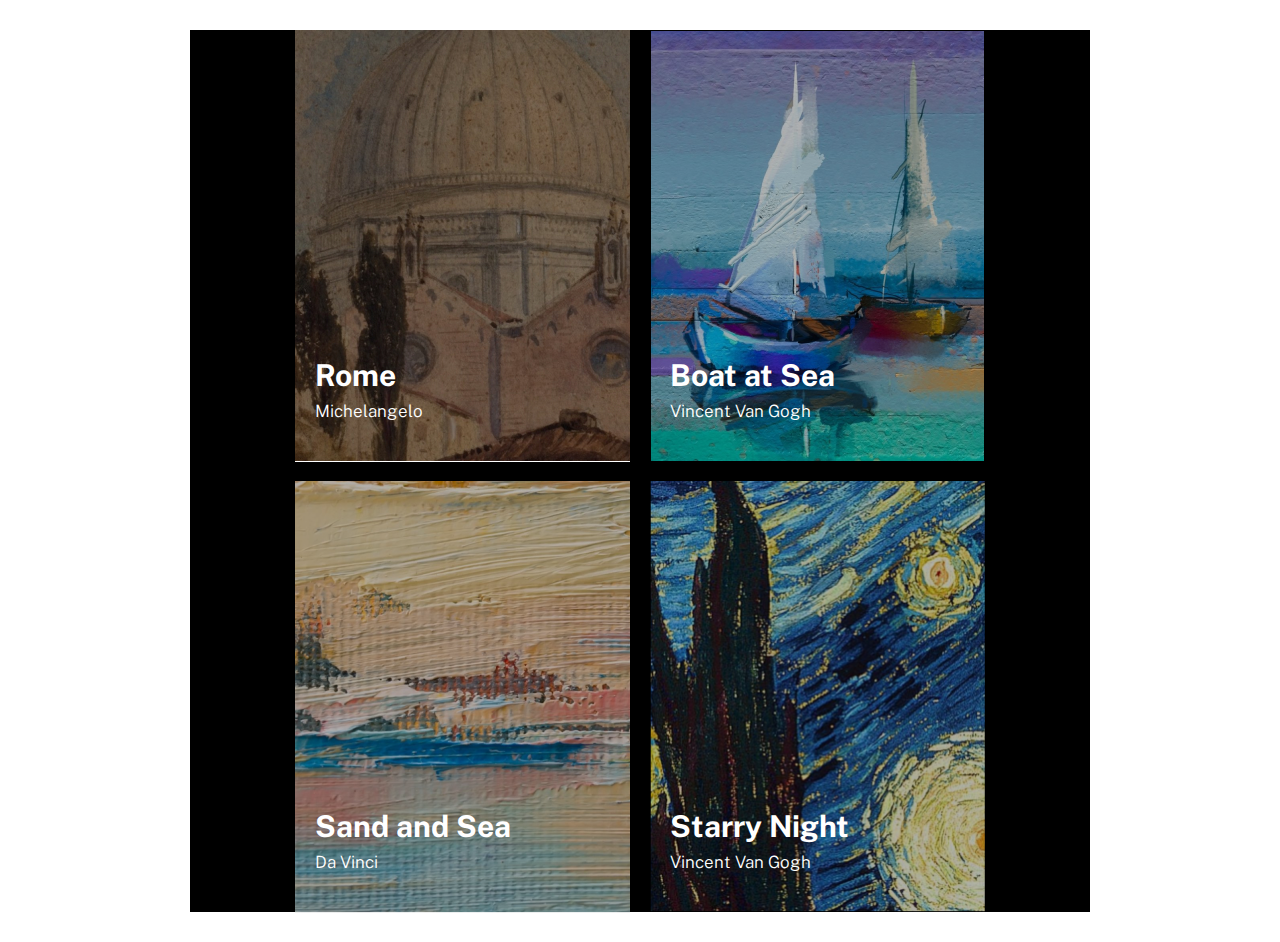
<file: 04 Lista de Imagens/index.html>
<!DOCTYPE html>
<html lang="en">
<head>
    <meta charset="UTF-8">
    <meta name="viewport" content="width=device-width, initial-scale=1.0">
    <title>Lista de Imagens</title>
    <link rel="stylesheet" href="./crc/css/reset.css">
    <link rel="stylesheet" href="./crc/css/responsive.css">
    <link rel="stylesheet" href="./crc/css/style.css">
    <link rel="preconnect" href="https://fonts.googleapis.com">
    <link rel="preconnect" href="https://fonts.gstatic.com" crossorigin>
    <link href="https://fonts.googleapis.com/css2?family=Inter:wght@400;500&family=Kumbh+Sans:wght@400;700&family=Outfit:wght@400;700&family=Public+Sans:ital,wght@0,400;0,700;0,800;1,300&family=Rubik&family=Secular+One&display=swap" rel="stylesheet">
</head>
<body>
 <main>
    <section class="pictures">
        <div class="picture">
            <img src="./crc/imagens/6 1.jpg" alt="picture rome">
            <div class="informations">
                <h2 class="title">Rome</h2>
                <h3 class="subtitle">Michelangelo</h3>
            </div>
        </div>

        <div class="picture">
            <img src="./crc/imagens/boat 1.png" alt="picture boat at sea">
            <div class="informations">
                <h2 class="title">Boat at Sea</h2>
                <h3 class="subtitle">Vincent Van Gogh</h3>
            </div>
        </div>

        <div class="picture">
            <img src="./crc/imagens/4 1.png" alt="picture rome">
            <div class="informations">
                <h2 class="title">Sand and Sea</h2>
                <h3 class="subtitle">Da Vinci</h3>
            </div>
        </div>

        <div class="picture">
            <img src="./crc/imagens/5 1.png" alt="picture rome">
            <div class="informations">
                <h2 class="title">Starry Night</h2>
                <h3 class="subtitle">Vincent Van Gogh</h3>
            </div>
        </div>
    </section>
    
 </main>
</body>
</html>
</file>
<file: 04 Lista de Imagens/crc/css/responsive.css>
@media (max-width: 1440px) { /*abaixo de 1440*/
    .pictures{
        max-width: 900px;
        background-color: black;
        margin: 30px 0;
        gap: 0;
    }
}
</file>
<file: 04 Lista de Imagens/crc/css/style.css>
html{
    font-family: 'Public Sans', sans-serif;
    font-weight: 700;
}

main{
    display: flex;
    min-height: 100vh;
    justify-content: center;
    align-items: center;
}
.pictures{
    display: flex;
    gap: 20px;
    justify-content: center;
    flex-wrap: wrap;
}
.pictures .picture{
position: relative;
width: 335px;
height: 431px;
}

.pictures .picture img{
    width: 100%;
}
.informations{
position: absolute;
color: #ffffff;
bottom: 40px;
left: 20px;
}

.title{
font-size: 30px;
font-weight: 700;
margin-bottom: 8px;
}

.subtitle{
font-size: 17px; 
font-weight: 300;
}
</file>
